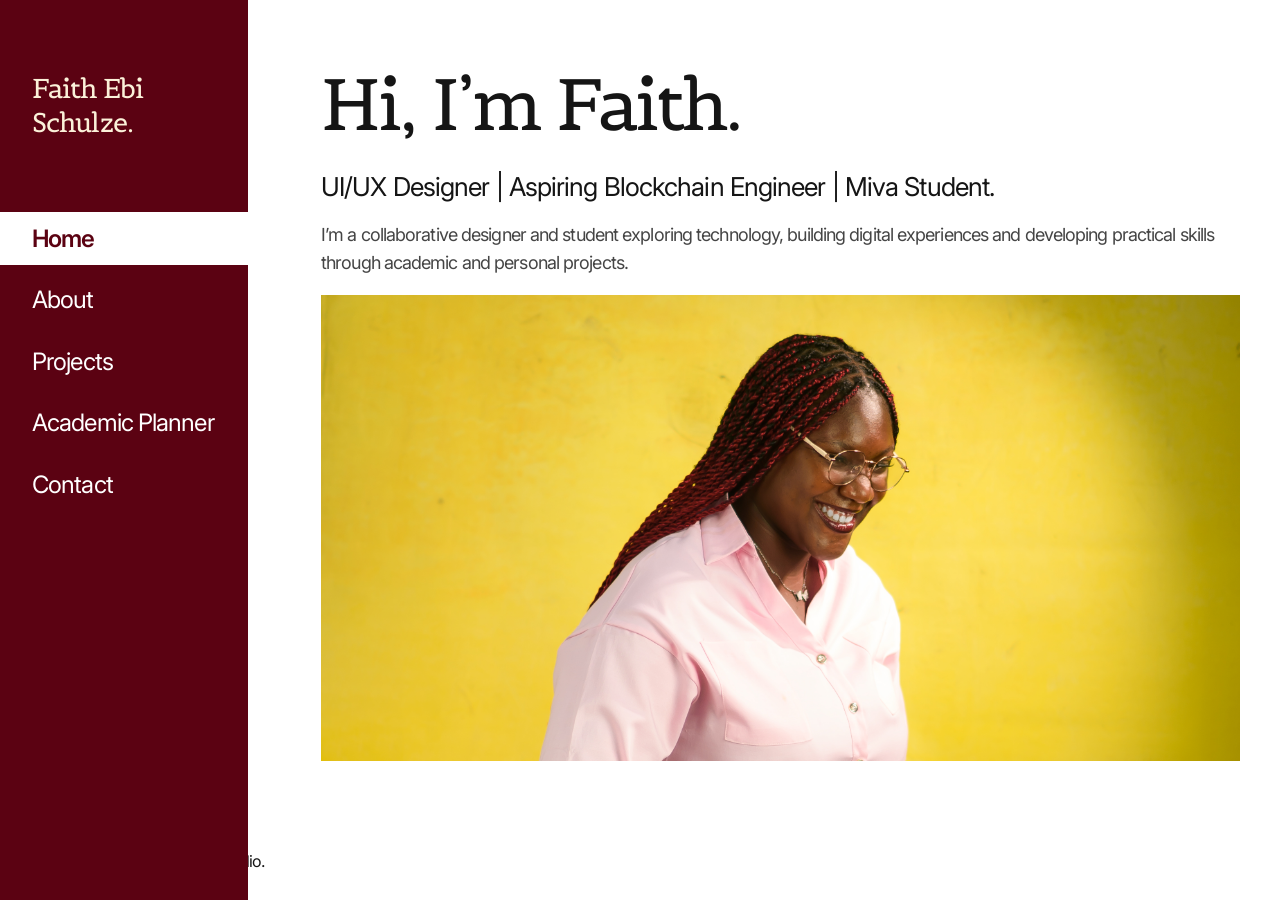
<file: index.html>
<!DOCTYPE html>
<html lang="en">
<head>
    <meta charset="UTF-8">
    <meta name="viewport" content="width=device-width, initial-scale=1.0">
    <meta name="description" content="My student portfolio and academic projects">
    <title>Faith Schulze | UI/UX Designer</title>
    <link rel="icon" type="image/png" href="favicon.png">
    <link rel="preconnect" href="https://fonts.googleapis.com">
    <link rel="preconnect" href="https://fonts.gstatic.com" crossorigin>
    <link href="https://fonts.googleapis.com/css2?family=Inter:wght@400;500;600;700&display=swap" rel="stylesheet">
    <link rel="stylesheet" href="style.css">
    <script src="script.js" defer></script>
    <link rel="preconnect" href="https://fonts.googleapis.com">
<link rel="preconnect" href="https://fonts.gstatic.com" crossorigin>
<link href="https://fonts.googleapis.com/css2?family=Belgrano&display=swap" rel="stylesheet">
</head>
<body>
    <header class="site-header">
        <a class="logo" href="index.html">Faith Ebi Schulze.</a>

        <nav aria-label="Main navigation">
            <ul class="nav-links">
                <li><a href="index.html">Home</a></li>
                <li><a href="about.html">About</a></li>
                <li><a href="projects.html">Projects</a></li>
                <li><a href="academicplanner.html">Academic Planner</a></li>
                <li><a href="contact.html">Contact</a></li>
            </ul>
        </nav>
    </header>

   <main>
    <section class="hero">
        <h1>Hi, I’m Faith.</h1>

        <p class="role">
            UI/UX Designer | Aspiring Blockchain Engineer |
            Miva Student.
        </p>

        <p class="intro-text">
            I’m a collaborative designer and student exploring
            technology, building digital experiences and developing
            practical skills through academic and personal projects.
        </p>

        <div class="hero-image">
            <img
                src="MAV_1259.jpg.jpeg"
                alt="Portrait of Faith"
            >
        </div>
    </section>
</main>

    <footer class="site-footer">
        <p>&copy; 2026 Faith Schulze. Student Portfolio.</p>
    </footer>
</body>
</html>
</file>
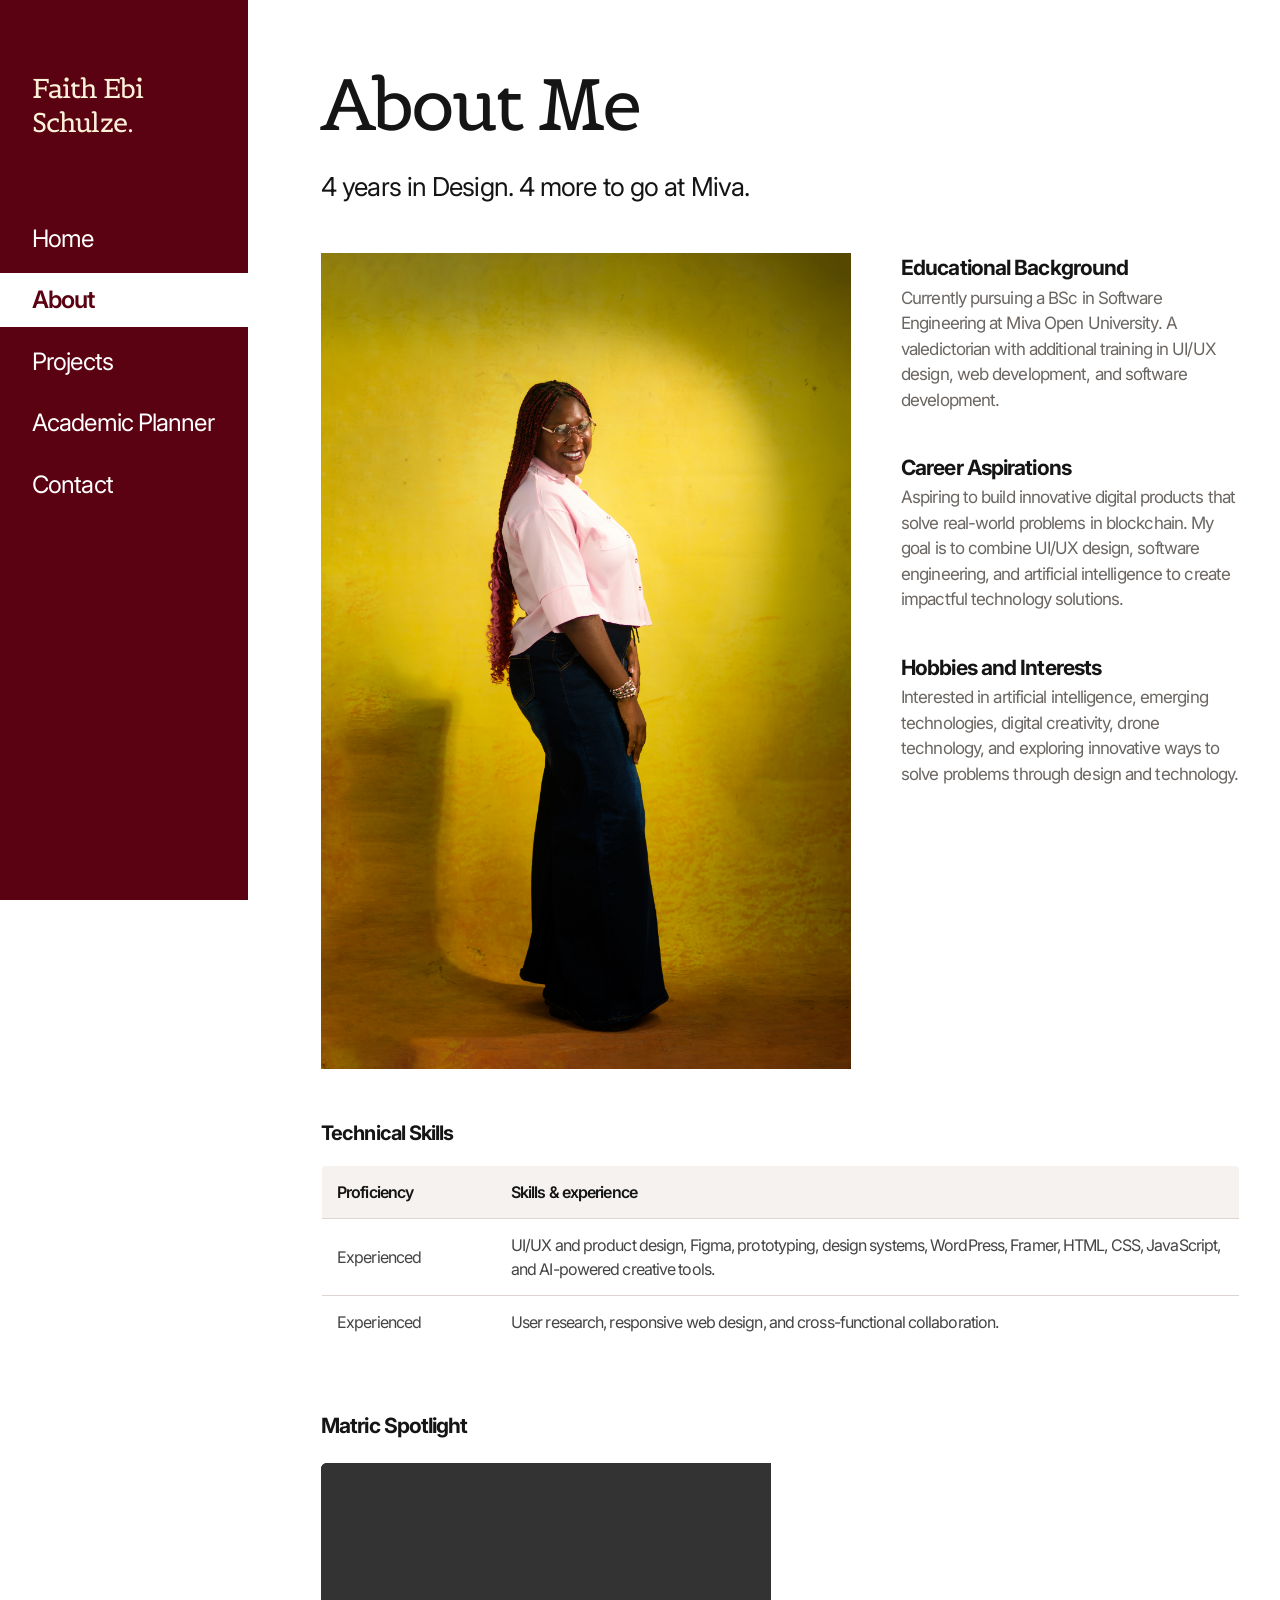
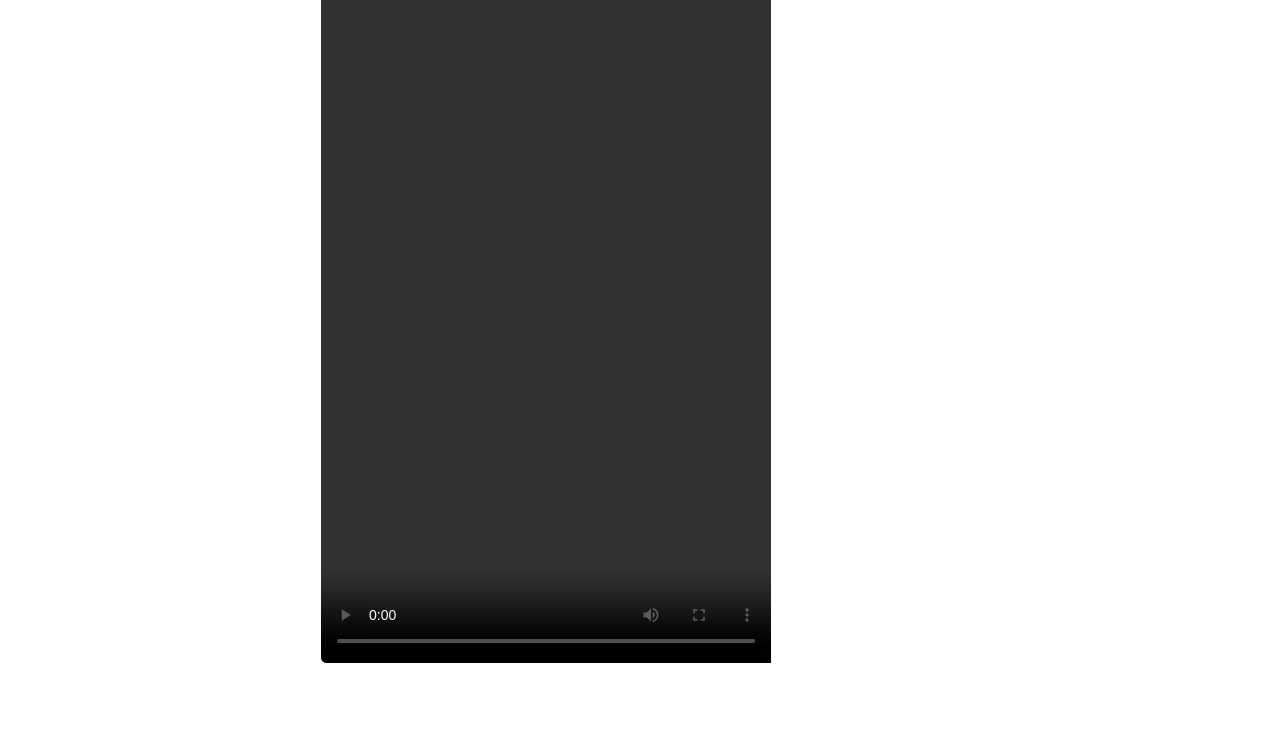
<file: about.html>
<!DOCTYPE html>
<html lang="en">
<head>
    <meta charset="UTF-8">
    <meta name="viewport" content="width=device-width, initial-scale=1.0">
    <meta name="description" content="My student portfolio and academic projects">
    <title>Faith Schulze | UI/UX Designer</title>
    <link rel="icon" type="image/png" href="favicon.png">
    <link rel="preconnect" href="https://fonts.googleapis.com">
    <link rel="preconnect" href="https://fonts.gstatic.com" crossorigin>
    <link href="https://fonts.googleapis.com/css2?family=Inter:wght@400;500;600;700&display=swap" rel="stylesheet">
    <link rel="stylesheet" href="style.css">
    <script src="script.js" defer></script>
    <link rel="preconnect" href="https://fonts.googleapis.com">
<link rel="preconnect" href="https://fonts.gstatic.com" crossorigin>
<link href="https://fonts.googleapis.com/css2?family=Belgrano&display=swap" rel="stylesheet">
</head>
<body>
    <header class="site-header">
        <a class="logo" href="index.html">Faith Ebi Schulze.</a>

        <nav aria-label="Main navigation">
            <ul class="nav-links">
                <li><a href="index.html">Home</a></li>
                <li><a href="about.html">About</a></li>
                <li><a href="projects.html">Projects</a></li>
                <li><a href="academicplanner.html">Academic Planner</a></li>
                <li><a href="contact.html">Contact</a></li>
            </ul>
        </nav>
    </header>

   <main>
    <section class="hero">
        <h1>About Me</h1>

        <p class="role">
            4 years in Design. 4 more to go at Miva.
        </p>    
    </section>
     <section class="about-content">
            <div class="about-image">
                <img
                    src="MAV_1252.jpg.jpeg"
                    alt="Faith Ebi Schulze standing against a yellow background"
                >
            </div>

            <div class="about-details">
                <article class="about-item">
                    <h2>Educational Background</h2>
                    <p>
                        Currently pursuing a BSc in Software Engineering
                        at Miva Open University. A valedictorian with
                        additional training in UI/UX design, web
                        development, and software development.
                    </p>
                </article>

                <article class="about-item">
                    <h2>Career Aspirations</h2>
                    <p>
                        Aspiring to build innovative digital products
                        that solve real-world problems in blockchain.
                        My goal is to combine UI/UX design, software
                        engineering, and artificial intelligence to
                        create impactful technology solutions.
                    </p>
                </article>

               <!-- <article class="about-item">
                    <h2>Technical Skills</h2>
                    <p>
                        Proficient in UI/UX and product design, Figma,
                        prototyping, design systems, WordPress, Framer,
                        HTML, CSS, JavaScript, and AI-powered creative
                        tools. Experienced in user research, responsive
                        web design, and cross-functional collaboration.
                    </p>
                </article> -->

                <article class="about-item">
                    <h2>Hobbies and Interests</h2>
                    <p>
                        Interested in artificial intelligence, emerging
                        technologies, digital creativity, drone
                        technology, and exploring innovative ways to
                        solve problems through design and technology.
                    </p>
                </article>
            </div>
        </section>
        <!-- Technical Skills -->
<section class="technical-skills">
    <h2>Technical Skills</h2>

    <table class="skills-table">
        <thead>
            <tr>
                <th>Proficiency</th>
                <th>Skills &amp; experience</th>
            </tr>
        </thead>

        <tbody>
            <tr>
                <td>Experienced</td>
                <td>
                    UI/UX and product design, Figma, prototyping,
                    design systems, WordPress, Framer, HTML, CSS,
                    JavaScript, and AI-powered creative tools.
                </td>
            </tr>

            <tr>
                <td>Experienced</td>
                <td>
                    User research, responsive web design,
                    and cross-functional collaboration.
                </td>
            </tr>
        </tbody>
    </table>
</section>

<!-- Matric Spotlight -->
<section class="matric-spotlight">
    <h2>Matric Spotlight</h2>

    <div class="spotlight-video">
        <video controls preload="metadata">
            <source src="reelsvideo.io_1794330294280.mp4" type="video/mp4">
            Your browser does not support the video element.
        </video>
    </div>
</section>

 </main>

</body>
</html>
</main>
</body>
</html>
</file>
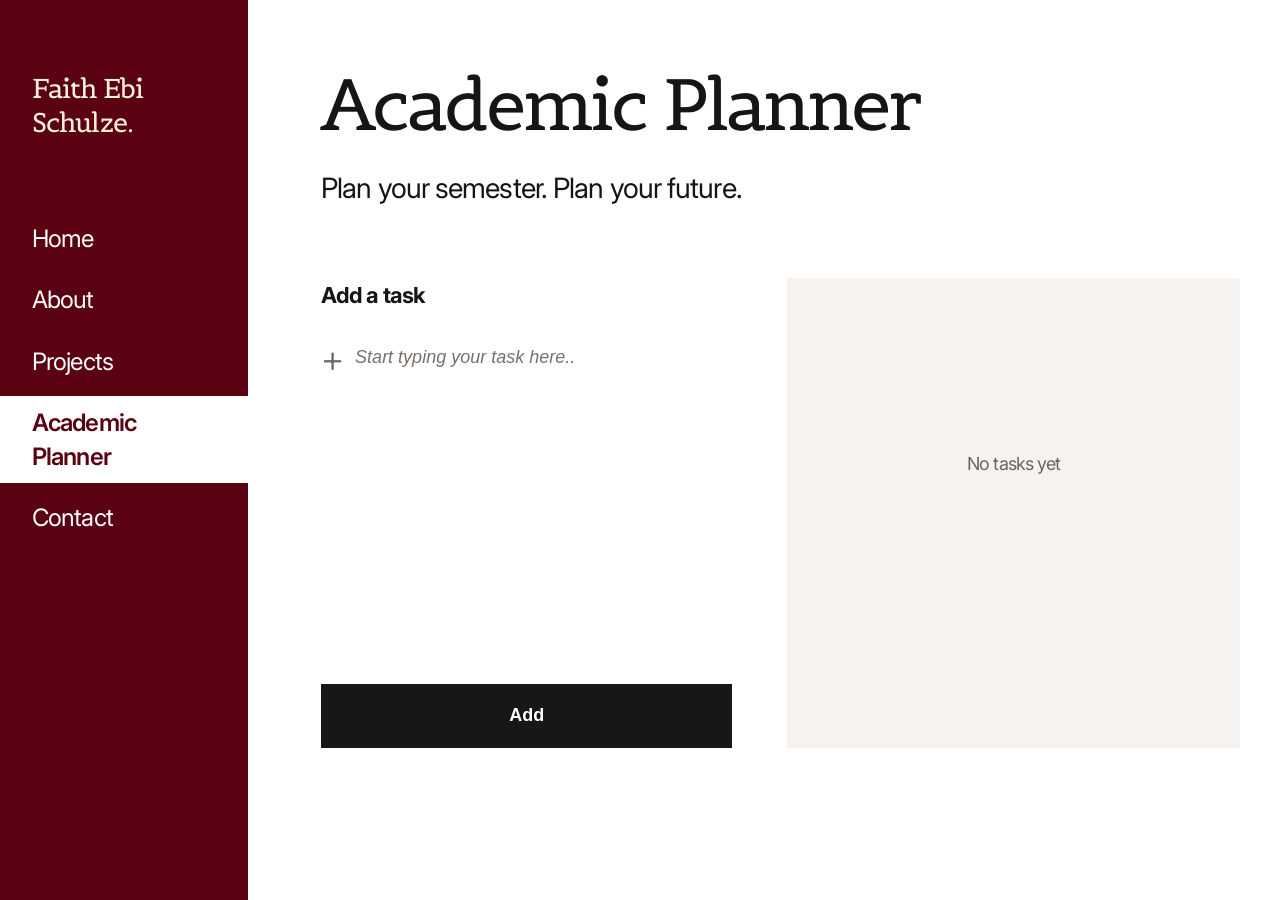
<file: academicplanner.html>
<!DOCTYPE html>
<html lang="en">
<head>
    <meta charset="UTF-8">
    <meta name="viewport" content="width=device-width, initial-scale=1.0">
    <meta name="description" content="My student portfolio and academic projects">
    <title>Faith Schulze | UI/UX Designer</title>
    <link rel="icon" type="image/png" href="favicon.png">
    <link rel="preconnect" href="https://fonts.googleapis.com">
    <link rel="preconnect" href="https://fonts.gstatic.com" crossorigin>
    <link href="https://fonts.googleapis.com/css2?family=Inter:wght@400;500;600;700&display=swap" rel="stylesheet">
    <link rel="stylesheet" href="style.css">
    <link rel="stylesheet" href="https://cdnjs.cloudflare.com/ajax/libs/font-awesome/6.5.2/css/all.min.css">       
    <script src="script.js" defer></script>
    <link rel="preconnect" href="https://fonts.googleapis.com">
<link rel="preconnect" href="https://fonts.gstatic.com" crossorigin>
<link href="https://fonts.googleapis.com/css2?family=Belgrano&display=swap" rel="stylesheet">
</head>
<body>
    <header class="site-header">
        <a class="logo" href="index.html">Faith Ebi Schulze.</a>

        <nav aria-label="Main navigation">
            <ul class="nav-links">
                <li><a href="index.html">Home</a></li>
                <li><a href="about.html">About</a></li>
                <li><a href="projects.html">Projects</a></li>
                <li><a href="academicplanner.html">Academic Planner</a></li>
                <li><a href="contact.html">Contact</a></li>
            </ul>
        </nav>
    </header>
        <main class="planner-main">

        <section class="planner-heading">
            <h1>Academic Planner</h1>
            <p>Plan your semester. Plan your future.</p>
        </section>

        <section class="planner-content">

            <form class="task-form" id="taskForm">

                <label for="taskInput">Add a task</label>

                <div class="task-input-wrapper">
                    <span class="plus-icon">+</span>

                    <input
                        type="text"
                        id="taskInput"
                        placeholder="Start typing your task here.."
                        autocomplete="off"
                        required
                    >
                </div>

                <button type="submit" class="add-task-btn">
                    Add
                </button>

            </form>

            <div class="task-panel">

                <h2 id="taskPanelTitle">Pending Tasks</h2>

                <div id="taskList" class="task-list">

                    <p class="empty-message">No tasks yet</p>

                </div>

            </div>

        </section>

    </main>

</body>
</html>
</file>
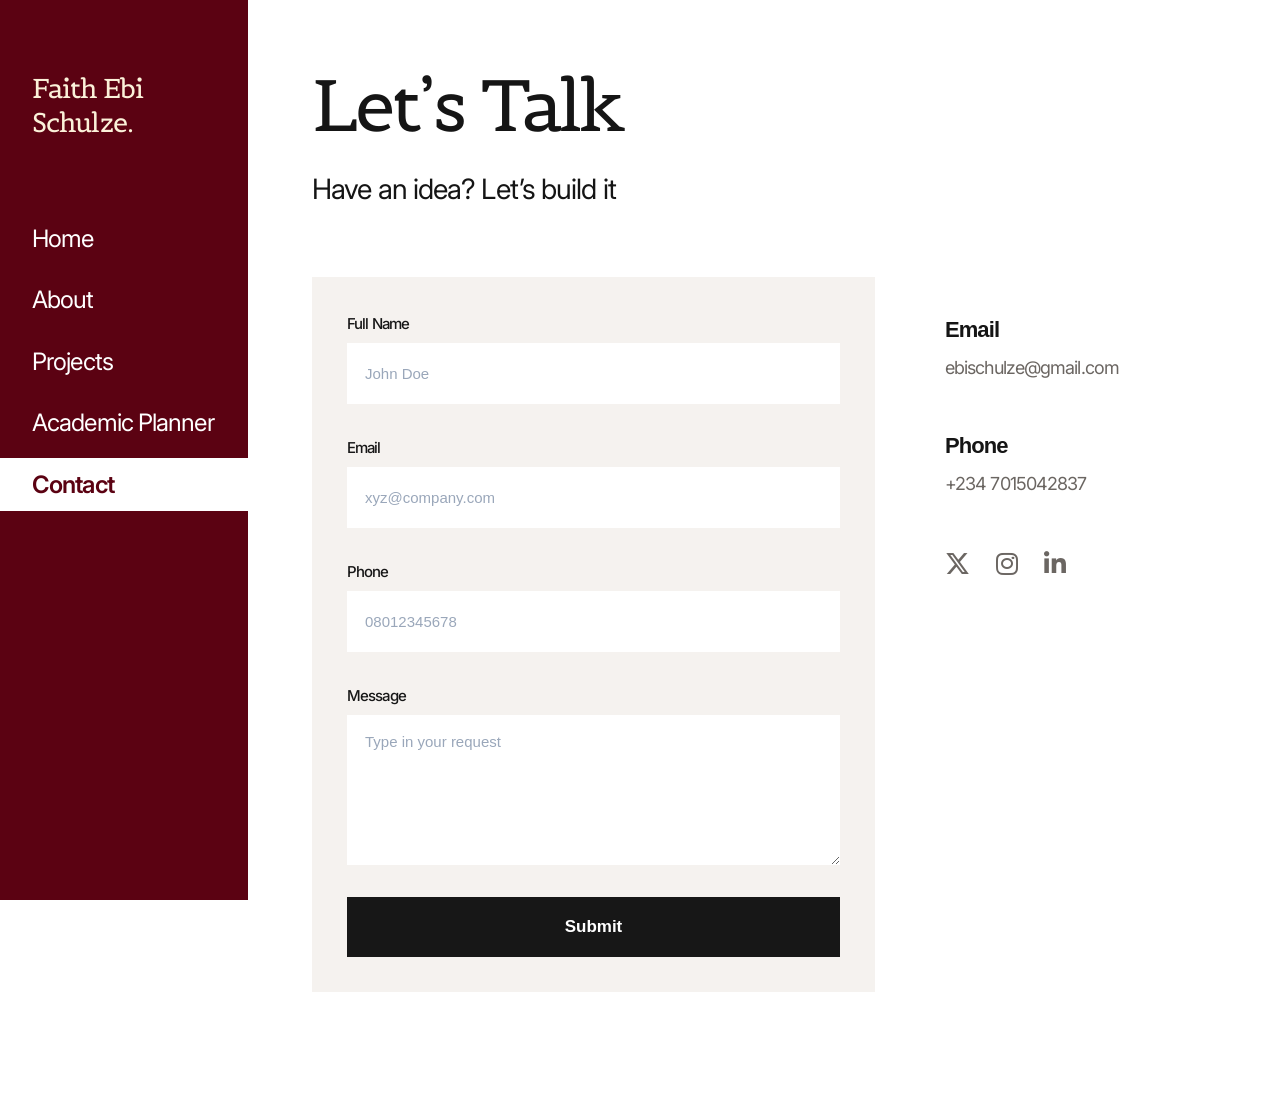
<file: contact.html>
<!DOCTYPE html>
<html lang="en">
<head>
    <meta charset="UTF-8">
    <meta name="viewport" content="width=device-width, initial-scale=1.0">
    <meta name="description" content="My student portfolio and academic projects">
    <title>Faith Schulze | UI/UX Designer</title>
    <link rel="icon" type="image/png" href="favicon.png">
    <link rel="preconnect" href="https://fonts.googleapis.com">
    <link rel="preconnect" href="https://fonts.gstatic.com" crossorigin>
    <link href="https://fonts.googleapis.com/css2?family=Inter:wght@400;500;600;700&display=swap" rel="stylesheet">
    <link rel="stylesheet" href="style.css">
     <link rel="stylesheet"
        href="https://cdnjs.cloudflare.com/ajax/libs/font-awesome/6.5.2/css/all.min.css">
    <script src="script.js" defer></script>
    <link rel="preconnect" href="https://fonts.googleapis.com">
<link rel="preconnect" href="https://fonts.gstatic.com" crossorigin>
<link href="https://fonts.googleapis.com/css2?family=Belgrano&display=swap" rel="stylesheet">
</head>
<body>
    <header class="site-header">
        <a class="logo" href="index.html">Faith Ebi Schulze.</a>

        <nav aria-label="Main navigation">
            <ul class="nav-links">
                <li><a href="index.html">Home</a></li>
                <li><a href="about.html">About</a></li>
                <li><a href="projects.html">Projects</a></li>
                <li><a href="academicplanner.html">Academic Planner</a></li>
                <li><a href="contact.html">Contact</a></li>
            </ul>
        </nav>
    </header>
      <main class="contact-main">

        <section class="contact-heading">
            <h1>Let’s Talk</h1>
            <p>Have an idea? Let’s build it</p>
        </section>

        <section class="contact-content">

            <!-- CONTACT FORM -->
            <div class="contact-form-container" id="contactFormContainer">

                <form id="contactForm" novalidate>

                    <div class="form-group">
                        <label for="fullName">Full Name</label>
                        <input
                            type="text"
                            id="fullName"
                            name="fullName"
                            placeholder="John Doe"
                            required
                        >
                        <small class="error-message" id="nameError"></small>
                    </div>

                    <div class="form-group">
                        <label for="email">Email</label>
                        <input
                            type="email"
                            id="email"
                            name="email"
                            placeholder="xyz@company.com"
                            required
                        >
                        <small class="error-message" id="emailError"></small>
                    </div>

                    <div class="form-group">
                        <label for="phone">Phone</label>
                        <input
                            type="tel"
                            id="phone"
                            name="phone"
                            placeholder="08012345678"
                            inputmode="numeric"
                            required
                        >
                        <small class="error-message" id="phoneError"></small>
                    </div>

                    <div class="form-group">
                        <label for="message">Message</label>
                        <textarea
                            id="message"
                            name="message"
                            placeholder="Type in your request"
                            required
                        ></textarea>
                        <small class="error-message" id="messageError"></small>
                    </div>

                    <button type="submit" class="submit-btn">
                        Submit
                    </button>

                </form>

            </div>

            <!-- SUCCESS MESSAGE -->
            <div class="contact-form-container success-message"
                 id="successMessage" hidden>

                <div>
                    <h2>Your response has been recorded</h2>
                    <p>I'll be with you soon!</p>
                </div>

            </div>

            <!-- CONTACT INFORMATION -->
            <aside class="contact-info">

                <div class="contact-detail">
                    <h2>Email</h2>
                    <a href="mailto:ebischulze@gmail.com">
                        ebischulze@gmail.com
                    </a>
                </div>

                <div class="contact-detail">
                    <h2>Phone</h2>
                    <a href="tel:+2347015042837">
                        +234 7015042837
                    </a>
                </div>

                <div class="social-links">

                    <a href="https://x.com/EbiSchulze" aria-label="Twitter">
                        <i class="fa-brands fa-x-twitter"></i>
                    </a>

                    <a href="https://www.instagram.com/dronita1/" aria-label="Instagram">
                        <i class="fa-brands fa-instagram"></i>
                    </a>

                    <a href="https://www.linkedin.com/in/faith-schulze-uiux" aria-label="LinkedIn">
                        <i class="fa-brands fa-linkedin-in"></i>
                    </a

                    </div>

            </aside>

        </section>

    </main>

</body>
</html>
</file>
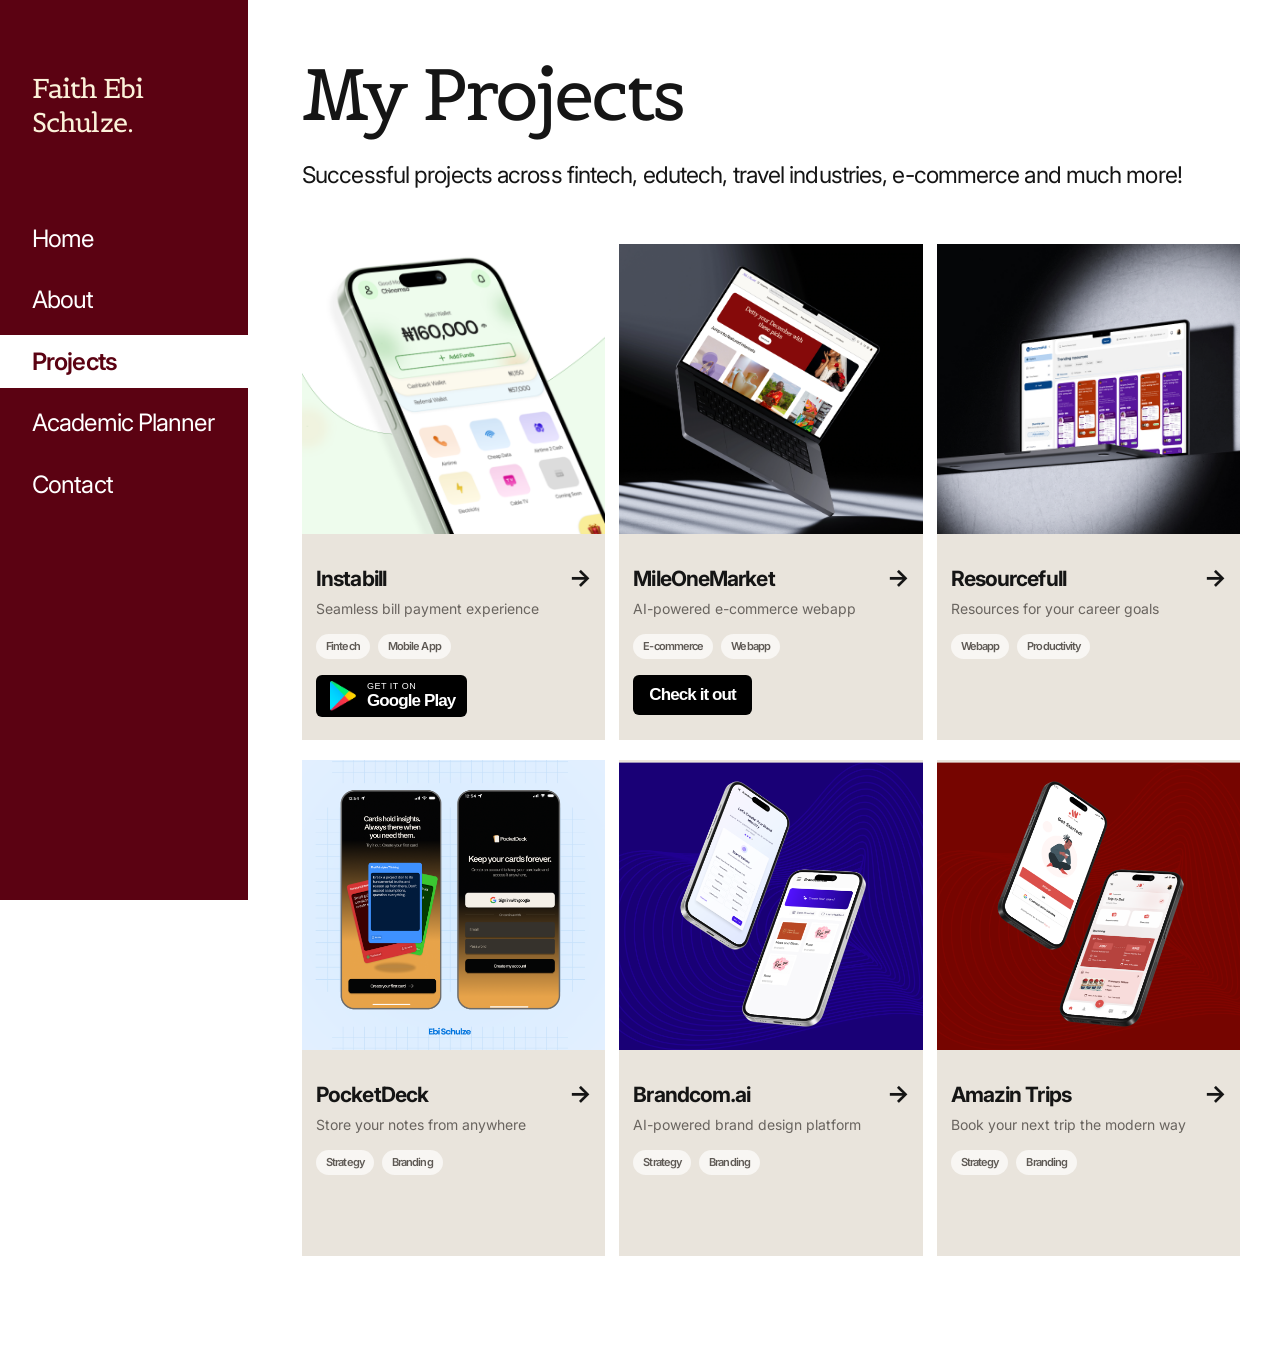
<file: projects.html>
<!DOCTYPE html>
<html lang="en">
<head>
    <meta charset="UTF-8">
    <meta name="viewport" content="width=device-width, initial-scale=1.0">
    <meta name="description" content="My student portfolio and academic projects">
    <title>Faith Schulze | UI/UX Designer</title>
    <link rel="icon" type="image/png" href="favicon.png">
    <link rel="preconnect" href="https://fonts.googleapis.com">
    <link rel="preconnect" href="https://fonts.gstatic.com" crossorigin>
    <link href="https://fonts.googleapis.com/css2?family=Inter:wght@400;500;600;700&display=swap" rel="stylesheet">
    <link rel="stylesheet" href="style.css">
    <script src="script.js" defer></script>
    <link rel="preconnect" href="https://fonts.googleapis.com">
<link rel="preconnect" href="https://fonts.gstatic.com" crossorigin>
<link href="https://fonts.googleapis.com/css2?family=Belgrano&display=swap" rel="stylesheet">
</head>
<body>
    <header class="site-header">
        <a class="logo" href="index.html">Faith Ebi Schulze.</a>

        <nav aria-label="Main navigation">
            <ul class="nav-links">
                <li><a href="index.html">Home</a></li>
                <li><a href="about.html">About</a></li>
                <li><a href="projects.html">Projects</a></li>
                <li><a href="academicplanner.html">Academic Planner</a></li>
                <li><a href="contact.html">Contact</a></li>
            </ul>
        </nav>
    </header>

    <main class="projects-main">

        <section class="projects-heading">
            <h1>My Projects</h1>
            <p>
                Successful projects across fintech, edutech, travel
                industries, e-commerce and much more!
            </p>
        </section>

        <section class="projects-grid" aria-label="My projects">

            <article class="project-card">
                <img src="Frame 53193.png" alt="Instabill mobile payment app">
                <div class="project-info">
                    <div class="project-title">
                        <h2>Instabill</h2>
                        <a href="#" aria-label="View Instabill project">→</a>
                    </div>
                    <p>Seamless bill payment experience</p>
                    <div class="project-tags">
                        <span>Fintech</span>
                        <span>Mobile App</span>
                    </div>
                    <a href="https://play.google.com/store/apps/details?id=ng.instabill.app&pcampaignid=web_share" class="store-link">
                        <img src="Logo.png" alt="">

                        <span class="store-text">
                            <small>GET IT ON</small>
                            Google Play
                        </span>
                    </a>
                </div>
            </article>

            <article class="project-card">
                <img src="mileonem.png" alt="MileOneMarket e-commerce website">
                <div class="project-info">
                    <div class="project-title">
                        <h2>MileOneMarket</h2>
                        <a href="#" aria-label="View MileOneMarket project">→</a>
                    </div>
                    <p>AI-powered e-commerce webapp</p>
                    <div class="project-tags">
                        <span>E-commerce</span>
                        <span>Webapp</span>
                    </div>

                      <a href="https://www.mileonemarket.com/" class="project-link">

                        <span class="store-text">
                            Check it out
                        </span>
                    </a>
                </div>
            </article>

            <article class="project-card">
                <img src="resourcefull.jpg" alt="Resourcefull productivity platform">
                <div class="project-info">
                    <div class="project-title">
                        <h2>Resourcefull</h2>
                        <a href="#" aria-label="View Resourcefull project">→</a>
                    </div>
                    <p>Resources for your career goals</p>
                    <div class="project-tags">
                        <span>Webapp</span>
                        <span>Productivity</span>
                    </div>
                </div>
            </article>

            <article class="project-card">
                <img src="3.png" alt="PocketDeck mobile application" loading="lazy"
    decoding="async">
                <div class="project-info">
                    <div class="project-title">
                        <h2>PocketDeck</h2>
                        <a href="#" aria-label="View PocketDeck project">→</a>
                    </div>
                    <p>Store your notes from anywhere</p>
                    <div class="project-tags">
                        <span>Strategy</span>
                        <span>Branding</span>
                    </div>
                </div>
            </article>

            <article class="project-card">
                <img src="Frame 1618873854.png" alt="Brandcom.ai branding platform" loading="lazy"
    decoding="async">
                <div class="project-info">
                    <div class="project-title">
                        <h2>Brandcom.ai</h2>
                        <a href="#" aria-label="View Brandcom.ai project">→</a>
                    </div>
                    <p>AI-powered brand design platform</p>
                    <div class="project-tags">
                        <span>Strategy</span>
                        <span>Branding</span>
                    </div>
                </div>
            </article>

            <article class="project-card">
                <img src="Frame 1618873853.png" alt="Amazin Trips travel application"loading="lazy"
    decoding="async">
                <div class="project-info">
                    <div class="project-title">
                        <h2>Amazin Trips</h2>
                        <a href="#" aria-label="View Amazin Trips project">→</a>
                    </div>
                    <p>Book your next trip the modern way</p>
                    <div class="project-tags">
                        <span>Strategy</span>
                        <span>Branding</span>
                    </div>
                </div>
            </article>

        </section>

    </main>

</body>
</html>
</file>
<file: style.css>
* {
    box-sizing: border-box;
    margin: 0;
    padding: 0;
}

:root {
    --burgundy: #5B0212;
    --white: #ffffff;
    --text: #151515;
    --muted: #454545;
    --logo: #FBF1D9;
}


html, body {
    width: 100%;
    max-width: 100%;
    margin: 0;
    overflow-x: hidden;
}

img {
    max-width: 100%;
    height: auto;
}

body {
    font-family: "Inter", sans-serif;
    letter-spacing: -0.9px;
    color: var(--text);
    background: var(--white);
    line-height: 1.6;
}

a {
    color: inherit;
    text-decoration: none;
}

.site-header {
    position: fixed;
    inset: 0 auto 0 0;
    width: 248px;
    height: 100vh;
    background: var(--burgundy);
    color: var(--logo);
    z-index: 10;
}

.logo {
    display: block;
    padding: 72px 32px;
    font-family: "Belgrano", serif;
    font-size: 27px;
    font-weight: 400;
    line-height: 1.25;
    max-width: 220px;
}

.nav-links {
    list-style: none;
}

.nav-links a {
    display: block;
    padding: 10px 32px;
    margin-bottom: 8px;
    font-size: 24px;
    line-height: 1.4;
    transition: background 0.2s ease, color 0.2s ease;
    color: var(--white);
}

.nav-links a:hover,
.nav-links a:focus-visible {
    background: #ffffff;
    color: var(--text);
}

.nav-links a.active {
    background: var(--white);
    color: var(--burgundy);
    font-weight: 600;
}

main {
        margin-left: 248px;
    padding: 64px 40px 40px 73px;
}

h1 {
    font-family:"Belgrano", serif;
    font-size: 72px;
    line-height: 1.15;
    letter-spacing: -3px;
    margin-bottom: 22px;
    font-weight: 400;
}

.hero .role {
    font-size: 26px;
    line-height: 1.4;
    margin-bottom: 16px;
}

.hero .intro-text {
    font-size:18px;
    line-height: 1.55;
    margin-bottom: 18px;
    color: var(--muted);
}

.hero-image img {
    display: block;
    width: 100%;
    height: auto;
    max-height: 466px;
    object-fit: cover;
    object-position: center 15%;
}

section {
    margin-bottom: 48px;
}

h2 {
    font-family: inherit;
    font-size: 2.5rem;
    margin-bottom: 16px;
}

.project-card p {
    font-size: 1.1rem;      
    line-height: 1.5;
    letter-spacing: 0px;
    color: var(--muted);
}


.store-link {
    display: inline-block;
    align-items: flex-start;
    gap: 10px;
    background: #000000;
    color: #ffffff;
    padding: 6px 12px;
    border-radius: 6px;
    text-decoration: none;
    margin-top: 16px;
    transition: background 0.2s ease;
    margin-top: auto
}

.store-link:hover {
    background: #5b0012;
}

.store-link img {
    width: 30px;
    height: 30px;
    object-fit: contain;
}

.store-link span {
    display: flex;
    flex-direction: column;
    font-family: Arial, sans-serif;
    font-size: 17px;
    font-weight: 600;
    line-height: 1.1;
}

.store-link small {
    font-size: 9px;
    font-weight: 400;
    letter-spacing: 0.5px;
}

.project-link {
    display: inline-block;
    padding: 10px 16px;
    background: #000;
    color: #fff;
    text-decoration: none;
    border-radius: 6px;
    font-weight: 600;
    margin-top: 16px;
    transition: background 0.3s ease;
    align-self: flex-start;
    gap: 10px;
}

.project-link:hover {
    background: #5b0012;
}
@media (max-width: 900px) {
    .site-header {
        position: static;
        width: 100%;
        height: auto;
    }

    .logo {
        padding: 20px 24px;
        max-width: none;
        font-size: 1.6rem;
    }

    .nav-links {
        display: flex;
        flex-wrap: wrap;
        padding: 0 0px 0px;
        gap: 4px;
    }

    .nav-links a {
        font-size: 1rem;
        padding: 8px 12px;
        margin: 0;
    }

    main {
        margin-left: 0;
        padding: 42px 6%;
    }

    .hero h1 {
        letter-spacing: -1px;
    }

    .hero-image img {
        max-height: 400px;
        object-position: center 2%;
    }

    
}

/* ABOUT PAGE */

.about-main {
    margin-left: 248px;
    padding: 64px 40px 60px 67px;
}

.about-heading {
    margin-bottom: 66px;
}

/*.about-heading h1 {
    font-family: Georgia, "Times New Roman", serif;
    font-size: 76px;
    font-weight: 400;
    line-height: 1.15;
    letter-spacing: -2px;
    margin-bottom: 28px;
}*/

.about-heading > p {
    font-size: 28px;
    line-height: 1.4;
}

.about-content {
    display: grid;
    grid-template-columns: minmax(0, 530px) minmax(0, 1fr);
    gap: 50px;
    align-items: start;
}

.about-image img {
    display: block;
    width: 100%;
    height: min-content;
    object-fit: cover;
    object-position: center;
}

.about-details {
    display: flex;
    flex-direction: column;
    gap: 40px;
}

.about-item h2 {
    
    font-size: 21px;
    font-weight: 700;
    line-height: 1.4;
    margin-bottom: 3px;
}

.about-item p {
    font-size: 17px;
    line-height: 1.5;
    color: #6b6662;
}

/* ABOUT PAGE: MOBILE AND TABLET */

@media (max-width: 1100px) {
    .about-main {
        padding: 40px 30px;
    }

    .about-content {
        grid-template-columns: minmax(0, 0.9fr) minmax(0, 1fr);
        gap: 30px;
    }

    .about-image img {
        height: 480px;
    }

    .about-details {
        gap: 28px;
    }
}

@media (max-width: 900px) {
    .about-main {
        margin-left: 0;
        padding: 32px 6%;
    }

    .about-heading {
        margin-bottom: 36px;
    }

    .about-heading h1 {
        font-size: 52px;
    }

    .about-heading > p {
        font-size: 21px;
    }

    .about-content {
        grid-template-columns: 1fr;
        gap: 32px;
    }

    .about-image img {
        height: auto;
        max-height: 600px;
        object-fit: cover;
    }

    .about-details {
        gap: 26px;
    }
}

/* PROJECTS PAGE */

.projects-main {
    margin-left: 248px;
    padding: 54px 40px 50px 54px;
}

.projects-heading {
    margin-bottom: 52px;
}

/*.projects-heading h1 {
    font-family: Georgia, "Times New Roman", serif;
    font-size: 60px;
    font-weight: 400;
    line-height: 1.2;
    letter-spacing: -2px;
    margin-bottom: 22px;
}*/

.projects-heading p {
    font-size: 23px;
    line-height: 1.45;
    max-width: 950px;
}

.projects-grid {
    display: grid;
    grid-template-columns: repeat(3, minmax(0, 1fr));
    gap: 20px 14px;
}

.project-card {
    background: #e9e4dc;
    overflow: hidden;
    min-width: 0;
}

.project-card > img {
    display: block;
    width: 100%;
    height: 290px;
    object-fit: cover;
}

.project-info {
    padding: 25px 14px 16px;
    min-height: 206px;
}

.project-title {
    display: flex;
    justify-content: space-between;
    align-items: center;
    gap: 10px;
    margin-bottom: 0px;
}

.project-title h2 {
    font-family: "Inter", sans-serif;
    font-size: 21px;
    font-weight: 700;
    margin: 0;
}

.project-title > a {
    font-size: 24px;
    font-weight: 700;
    transition: transform 0.2s ease;
}

.project-title > a:hover {
    transform: translateX(5px);
}

.project-info > p {
    color: #69645f;
    font-size: 14px;
    margin-bottom: 15px;
}

.project-tags {
    display: flex;
    flex-wrap: wrap;
    gap: 8px;
    font-size: 12px;
    font-weight: 600;
}

.project-tags span {
    background: #f8f6f3;
    color: #5f5a55;
    padding: 4px 10px;
    border-radius: 20px;
    font-size: 11px;
}


.store-link {
    display: inline-flex;
    align-items: center;
    justify-content: flex-start;
    gap: 9px;
    background: #000;
    color: #fff;
    padding: 6px 12px;
    border-radius: 6px;
    text-decoration: none;
    margin-top: 16px;
}

.store-link img {
    width: 30px;
    height: 30px;
    object-fit: contain;
    flex-shrink: 0;
}

.store-text {
    display: flex;
    flex-direction: column;
    font-family: "Play", sans-serif;
    font-size: 17px;
    font-weight: 600;
    line-height: 1.15;
    white-space: nowrap;
}

.store-text small {
    font-size: 9px;
    font-weight: 400;
    letter-spacing: 0.5px;
}

/* PROJECTS PAGE RESPONSIVENESS */

@media (max-width: 1100px) {
    .projects-main {
        padding: 40px 30px;
    }

    .projects-grid {
        grid-template-columns: repeat(2, minmax(0, 1fr));
    }
}

@media (max-width: 900px) {
    .projects-main {
        margin-left: 0;
        padding: 32px 6%;
    }

    .projects-heading h1 {
        font-size: 48px;
    }

    .projects-heading p {
        font-size: 18px;
    }

    .projects-grid {
        grid-template-columns: 1fr;
        gap: 24px;
    }

    .project-card > img {
        height: auto;
        aspect-ratio: 1.1 / 1;
    }
}

/*override the global heading size for smaller screens:*/
@media (max-width: 900px) {
    h1 {
        font-size: 48px;
        letter-spacing: -1px;
    }

    .logo {
        padding: 20px 24px;
        font-size: 24px;
        max-width: none;
    }
}


/* ACADEMIC PLANNER PAGE */

.planner-main {
    margin-left: 248px;
    padding: 64px 40px 50px 73px;
}

.planner-heading {
    margin-bottom: 70px;
}

.planner-heading p {
    font-size: 28px;
    line-height: 1.4;
}

.planner-content {
    display: grid;
    grid-template-columns: minmax(0, 1fr) minmax(0, 1.1fr);
    gap: 55px;
    align-items: stretch;
    min-height: 470px;
}

/* TASK INPUT AREA */

.task-form {
    display: flex;
    flex-direction: column;
    min-width: 0;
}

.task-form label {
    font-size: 22px;
    font-weight: 700;
    margin-bottom: 24px;
}

.task-input-wrapper {
    display: flex;
    align-items: center;
    gap: 12px;
    margin-bottom: auto;
}

.plus-icon {
    font-size: 38px;
    font-weight: 300;
    color: #6b6662;
    line-height: 1;
}

.task-input-wrapper input {
    width: 100%;
    border: none;
    outline: none;
    background: transparent;
    font-size: 18px;
    font-style: italic;
    padding: 10px 0;
    color: #171717;
}

.task-input-wrapper input::placeholder {
    color: #77716c;
    opacity: 1;
}

.task-input-wrapper input:focus {
    border-bottom: 1px solid #77716c;
}

.add-task-btn {
    width: 100%;
    height: 64px;
    border: none;
    background: #171717;
    color: #ffffff;
    font-size: 18px;
    font-weight: 600;
    cursor: pointer;
    transition: background 0.2s ease;
}

.add-task-btn:hover {
    background: #5b0010;
}

/* TASK DISPLAY PANEL */

.task-panel {
    background: #f5f2ef;
    padding: 36px;
    min-width: 0;
    min-height: 470px;
}

.task-panel h2 {
    font-size: 23px;
    font-weight: 700;
    margin-bottom: 40px;
    color: #151515;
}

.task-list {
    display: flex;
    flex-direction: column;
    gap: 14px;
    
}

.empty-message {
    display: flex;
    justify-content: center;
    align-items: center;
    min-height: 300px;
    color: #6b6662;
    font-size: 18px;
}

/* INDIVIDUAL TASK */

.task-item {
    display: flex;
    align-items: center;
    gap: 12px;
    min-width: 0;
}

.task-item input[type="checkbox"] {
    width: 27px;
    height: 27px;
    flex-shrink: 0;
    accent-color: #171717;
    cursor: pointer;
}

.task-name {
    flex: 1;
    min-width: 0;
    overflow-wrap: anywhere;
    font-size: 18px;
    color: #6b6662;
}

.task-item.completed .task-name {
    text-decoration: line-through;
    opacity: 0.55;
}

.delete-task {
    border: none;
    background: transparent;
    color: #e00000;
    font-size: 25px;
    cursor: pointer;
    padding: 0 4px;
    line-height: 1;
}

.delete-task:hover {
    color: #990000;
}

/* RESPONSIVE LAYOUT */

@media (max-width: 1100px) {
    .planner-main {
        padding: 40px 30px;
    }

    .planner-content {
        gap: 30px;
    }

    .task-panel {
        padding: 25px;
    }
}

@media (max-width: 900px) {
    .planner-main {
        margin-left: 0;
        padding: 32px 6%;
    }

    .planner-heading {
        margin-bottom: 40px;
    }

    .planner-heading p {
        font-size: 20px;
    }

    .planner-content {
        grid-template-columns: 1fr;
        gap: 35px;
    }

    .task-form {
        min-height: 250px;
    }

    .task-panel {
        min-height: 350px;
    }

    .empty-message {
        min-height: 200px;
    }
}
.delete-task {
    border: none;
    background: transparent;
    color: #e00000;
    font-size: 20px;
    cursor: pointer;
    padding: 5px;
    transition: color 0.2s ease, transform 0.2s ease;
}

.delete-task:hover {
    color: #990000;
    transform: scale(1.1);
}

/* CONTACT PAGE */

.contact-main {
    margin-left: 248px;
    padding: 65px 5% 60px;
}

.contact-heading {
    margin-bottom: 68px;
}

.contact-heading p {
    font-size: 28px;
    line-height: 1.4;
}

.contact-content {
    display: grid;
    grid-template-columns: minmax(0, 1.35fr) minmax(220px, 0.65fr);
    gap: 70px;
    align-items: start;
}

/* FORM CONTAINER */

.contact-form-container {
    background: #f5f2ef;
    padding: 35px;
    min-height: 570px;
}

#contactForm {
    display: flex;
    flex-direction: column;
    gap: 25px;
}

.form-group {
    display: flex;
    flex-direction: column;
    gap: 7px;
}

.form-group label {
    font-size: 15px;
    font-weight: 500;
    color: #171717;
}

.form-group input,
.form-group textarea {
    width: 100%;
    border: none;
    outline: none;
    background: #ffffff;
    padding: 18px;
    font-family: Arial, Helvetica, sans-serif;
    font-size: 15px;
    color: #171717;
}

.form-group input {
    height: 61px;
}

.form-group textarea {
    height: 150px;
    resize: vertical;
}

.form-group input::placeholder,
.form-group textarea::placeholder {
    color: #9aa7ba;
    opacity: 1;
}

.form-group input:focus,
.form-group textarea:focus {
    outline: 1px solid #6b0013;
}

.error-message {
    color: #d00000;
    font-size: 13px;
    min-height: 0;
}

.submit-btn {
    width: 100%;
    height: 60px;
    border: none;
    background: #171717;
    color: #ffffff;
    font-size: 17px;
    font-weight: 600;
    cursor: pointer;
    transition: background 0.2s ease;
}

.submit-btn:hover {
    background: #5b0010;
}

/* CONTACT DETAILS */

.contact-info {
    padding-top: 35px;
}

.contact-detail {
    margin-bottom: 45px;
}

.contact-detail h2 {
    font-family: Arial, Helvetica, sans-serif;
    font-size: 22px;
    margin-bottom: 7px;
}

.contact-detail a {
    color: #6b6662;
    font-size: 18px;
    text-decoration: none;
}

.contact-detail a:hover {
    color: #5b0010;
}

/* SOCIAL MEDIA */

.social-links {
    display: flex;
    align-items: center;
    gap: 27px;
    margin-top: 40px;
}

.social-links a {
    color: #6b6662;
    font-size: 25px;
    transition: color 0.2s ease, transform 0.2s ease;
}

.social-links a:hover {
    color: #5b0010;
    transform: translateY(-3px);
}

/* SUCCESS MESSAGE */

.success-message {
    display: flex;
    align-items: center;
    justify-content: center;
    text-align: center;
}

.success-message h2 {
    font-family: Arial, Helvetica, sans-serif;
    font-size: 22px;
    margin-bottom: 12px;
}

.success-message p {
    color: #6b6662;
    font-size: 16px;
}

/* RESPONSIVE */

@media (max-width: 1100px) {
    .contact-main {
        padding: 45px 4%;
    }

    .contact-content {
        gap: 35px;
    }

    .contact-form-container {
        padding: 25px;
    }
}

@media (max-width: 900px) {
    .contact-main {
        margin-left: 0;
        padding: 35px 6%;
    }

    .contact-heading {
        margin-bottom: 40px;
    }

    .contact-heading p {
        font-size: 20px;
    }

    .contact-content {
        grid-template-columns: 1fr;
        gap: 35px;
    }

    .contact-info {
        padding-top: 0;
    }

    .contact-form-container {
        min-height: auto;
    }
}
.success-message[hidden] {
    display: none;
}

/* Horizontal Nav Scroll*/
/* HORIZONTAL NAVIGATION SCROLL */

@media (max-width: 768px) {

    .site-header {
        width: 100%;
        position: static;
        height: auto;
    }

    .logo {
        display: flex;
        justify-content: center;
        align-items: center;
        width: 100%;
        text-align: center;
        padding: 20px 24px;
        max-width: none;
    }

    .site-header nav {
        width: 100%;
        max-width: 100%;
        overflow-x: auto;
        overflow-y: hidden;
        scrollbar-width: none;
    }

    .site-header nav::-webkit-scrollbar {
        height: 5px;
    }

    .nav-links {
        display: flex;
        flex-wrap: nowrap;
        width: max-content;
        min-width: 100%;
        gap: 0;
    }

    .nav-links li {
        flex: 0 0 auto;
    }

    .nav-links a {
        display: block;
        white-space: nowrap;
        padding: 14px 20px;
        margin: 0;
        text-align: center;
    }

    main,
    .about-main,
    .projects-main,
    .planner-main,
    .contact-main {
        width: 100%;
        max-width: 100%;
        margin-left: 0;
        padding: 25px 6%;
    }

    h1 {
        font-size: 48px;
        letter-spacing: -1px;
        overflow-wrap: break-word;
    }

    .hero-image img {
        max-height: 200px;
        object-position: center 5%;
    }
}

/* TECHNICAL SKILLS */
.technical-skills {
    width: 100%;
    margin-top: 45px;
}

.technical-skills h2 {
    font-size: 20px;
    font-weight: 700;
    margin-bottom: 16px;
}

.skills-table {
    width: 100%;
    border-collapse: collapse;
    border: 1px solid #ddd5d1;
    border-radius: 5px;
    overflow: hidden;
    color: var(--muted);
    font-size: 16px;
}

.skills-table th,
.skills-table td {
    padding: 14px 15px;
    text-align: left;
    border-bottom: 1px solid #ddd5d1;
    line-height: 1.5;
}

.skills-table th {
    background-color: #f5f2f0;
    color: var(--text);
    font-weight: 600;
}

.skills-table tr:last-child td {
    border-bottom: none;
}

.skills-table th:first-child,
.skills-table td:first-child {
    width: 19%;
}

/* MOBILE */
@media (max-width: 600px) {
    .skills-table {
        font-size: 14px;
    }

    .skills-table th,
    .skills-table td {
        padding: 10px;
    }

    .skills-table th:first-child,
    .skills-table td:first-child {
        width: 30%;
    }
}
/* MATRIC SPOTLIGHT */
.matric-spotlight {
    margin-top: 60px;
    width: 100%;
}

.matric-spotlight h2 {
    font-size: 21px;
    margin-bottom: 20px;
    font-weight: 700;
}

.spotlight-video {
    width: 100%;
    max-width: 900px;
    overflow: hidden;
    border-radius: 6px;
}

.spotlight-video video {
    display: block;
    width: 50%;
    height: auto;
    aspect-ratio: 9/16;
    object-fit: fill;
    background: #000;
}

@media (max-width: 600px) {

    .spotlight-video video {
        width: 100%;
    }
}
</file>
